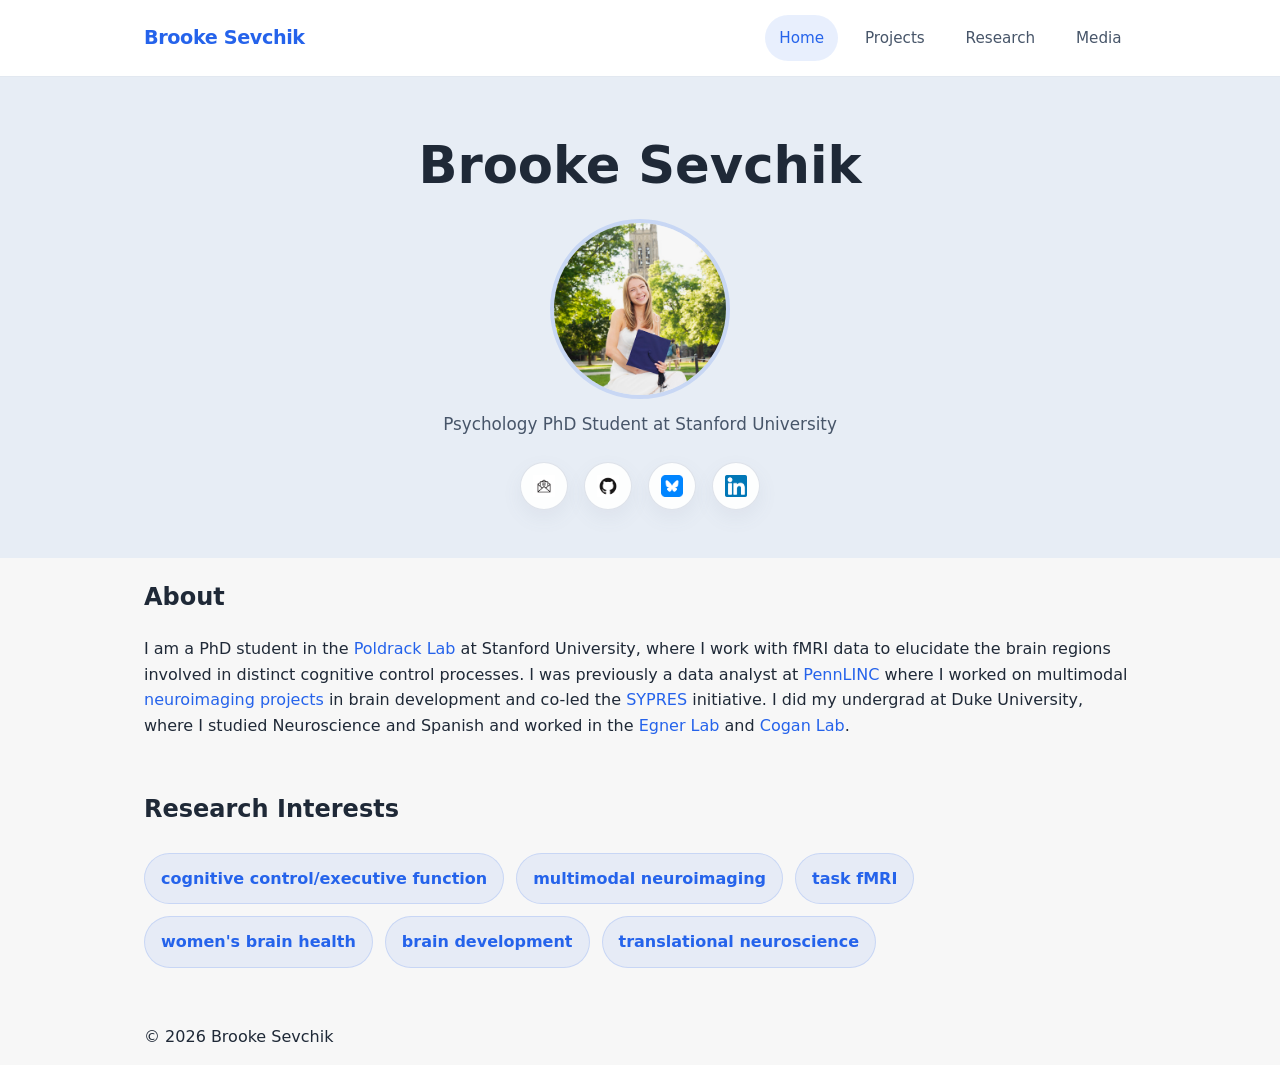
<file: index.html>
<!DOCTYPE html>
<html lang="en">
<head>
  <meta charset="UTF-8">
  <meta name="viewport" content="width=device-width, initial-scale=1.0">
  <title>Brooke Sevchik | Home</title>
  <meta name="description" content="Psychology PhD Student at Stanford University">
  <link rel="stylesheet" href="style.css">
</head>
<body>
  <header class="site-header">
    <div class="container header-inner">
      <a class="brand" href="index.html">Brooke Sevchik</a>
      <nav>
        <a href="index.html" class="nav-link active">Home</a>
        <a href="projects.html" class="nav-link">Projects</a>
        <a href="research.html" class="nav-link">Research</a>
        <a href="media.html" class="nav-link">Media</a>
      </nav>
    </div>
  </header>

  <main class="container page-home">
    <section class="hero-section">
      <h1>Brooke Sevchik</h1>
      <img src="images/headshot.png" alt="Brooke Sevchik" class="hero-avatar">
      <p class="hero-text">Psychology PhD Student at Stanford University</p>
      <div class="hero-links">
        <a href="mailto:bsevchik@stanford.edu" title="Email Brooke">
          <img src="images/email-icon.png" alt="Email icon">
        </a>
        <a href="https://github.com/B-Sevchik" target="_blank" rel="noreferrer" title="GitHub">
          <img src="images/github-icon.png" alt="GitHub icon">
        </a>
        <a href="https://bsky.app/profile/bsevchik.bsky.social" target="_blank" rel="noreferrer" title="Bluesky">
          <img src="images/bluesky-icon.png" alt="Bluesky icon">
        </a>
        <a href="https://www.linkedin.com/in/brooke-sevchik-5872b6304/" target="_blank" rel="noreferrer" title="LinkedIn">
          <img src="images/linkedin-icon.png" alt="LinkedIn icon">
        </a>
      </div>
    </section>

    <section class="preview-section">
      <h2>About</h2>
      <p>I am a PhD student in the <a href="https://www.poldracklab.org/" target="_blank" rel="noreferrer">Poldrack Lab</a> at Stanford University, where I work with fMRI data to elucidate the brain regions involved in distinct cognitive control processes. I was previously a data analyst at <a href="https://www.pennlinc.io" target="_blank" rel="noreferrer">PennLINC</a> where I worked on multimodal <a href="https://openneuro.org/datasets/ds007116" target="_blank" rel="noreferrer">neuroimaging projects</a> in brain development and co-led the <a href="https://sypres.io" target="_blank" rel="noreferrer">SYPRES</a> initiative. I did my undergrad at Duke University, where I studied Neuroscience and Spanish and worked in the <a href="https://www.egnerlab.org/" target="_blank" rel="noreferrer">Egner Lab</a> and <a href="https://www.coganlab.org/" target="_blank" rel="noreferrer">Cogan Lab</a>.</p>
    </section>

    <section class="keyword-section">
      <h2>Research Interests</h2>
      <div class="keyword-list">
        <span>cognitive control/executive function</span>
        <span>multimodal neuroimaging</span>
        <span>task fMRI</span>
        <span>women's brain health</span>
        <span>brain development</span>
        <span>translational neuroscience</span>
      </div>
      
    </section>
  </main>

  <footer class="site-footer">
    <div class="container">
      <p>© 2026 Brooke Sevchik</p>
    </div>
  </footer>
</body>
</html>
</file>
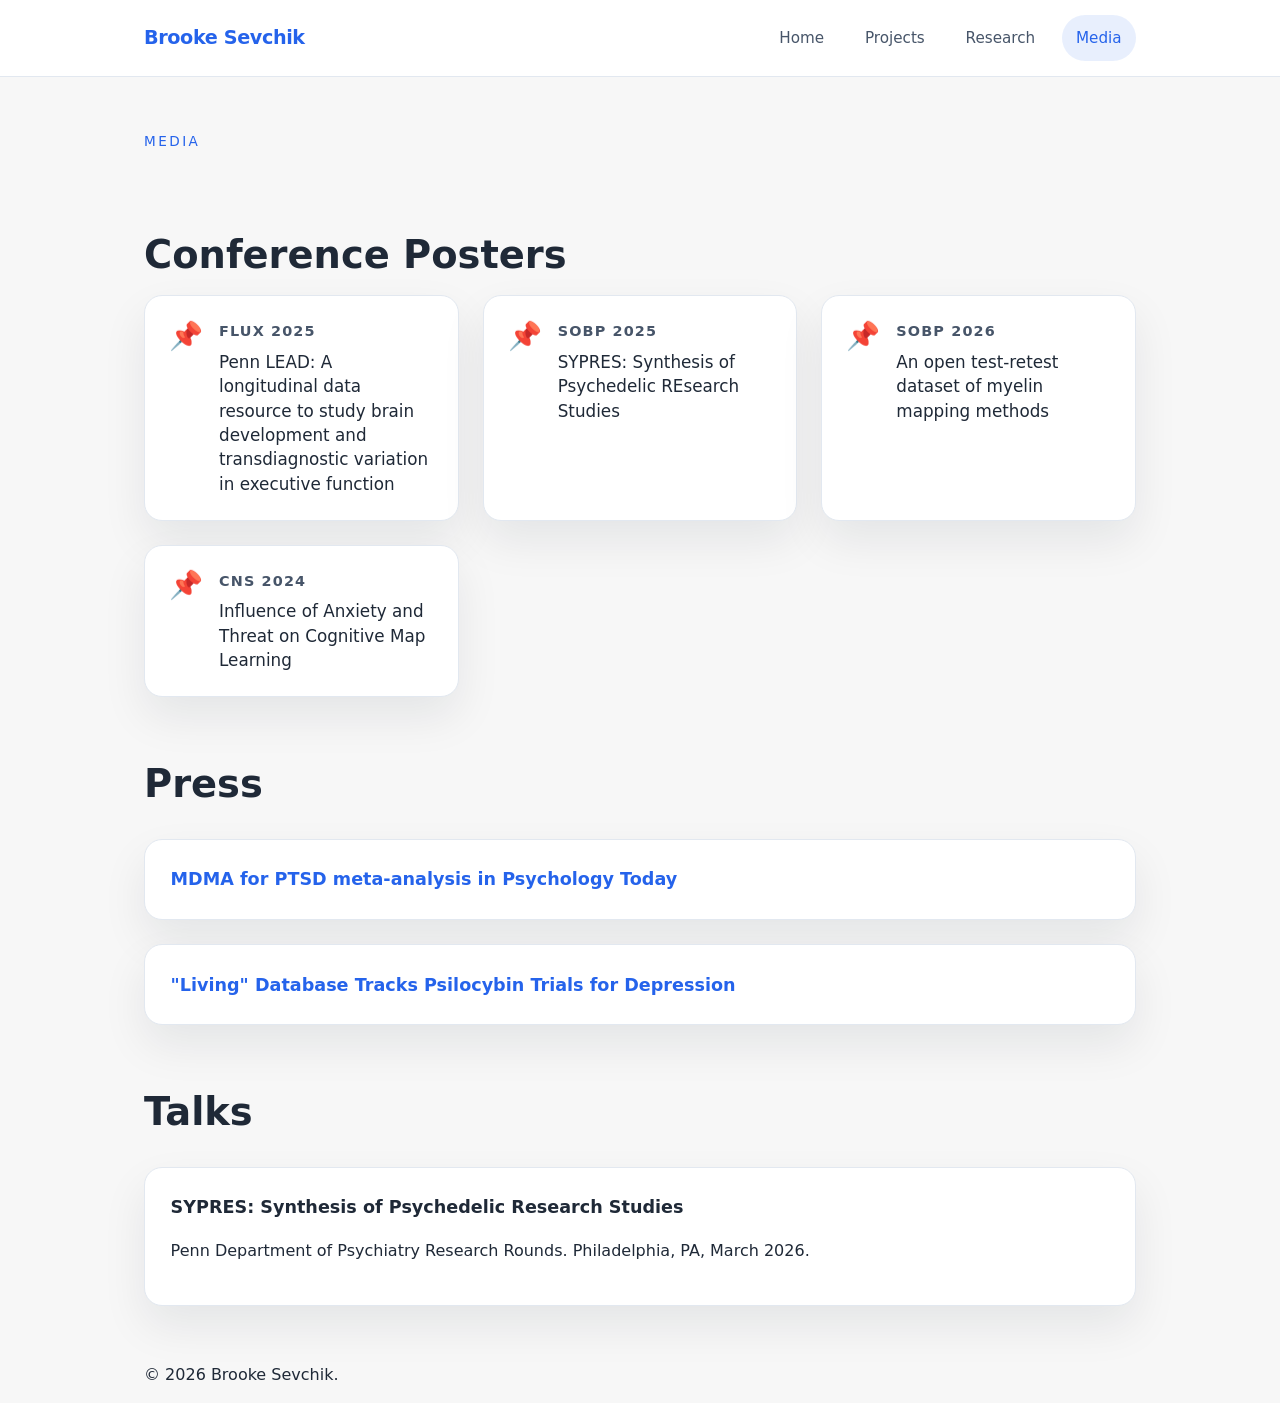
<file: media.html>
<!DOCTYPE html>
<html lang="en">
<head>
  <meta charset="UTF-8">
  <meta name="viewport" content="width=device-width, initial-scale=1.0">
  <title>Brooke Sevchik | Media</title>
  <meta name="description" content="Media page placeholder for Brooke Sevchik. Featured articles and interviews.">
  <link rel="stylesheet" href="style.css">
</head>
<body>
  <header class="site-header">
    <div class="container header-inner">
      <a class="brand" href="index.html">Brooke Sevchik</a>
      <nav>
        <a href="index.html" class="nav-link">Home</a>
        <a href="projects.html" class="nav-link">Projects</a>
        <a href="research.html" class="nav-link">Research</a>
        <a href="media.html" class="nav-link active">Media</a>
      </nav>
    </div>
  </header>

  <main class="container page-content">
    <section>
      <p class="eyebrow">Media</p>
    </section>

    <section>
      <h2 class="section-title">Conference Posters</h2>
      <div class="poster-grid">
        <article class="poster-card">
          <div class="poster-icon">📌</div>
          <div class="poster-info">
            <a href="images/Sevchik_FLUX_2025_Final.jpg" target="_blank" rel="noreferrer">
              <div class="poster-venue">FLUX 2025</div>
              <div class="poster-title">Penn LEAD: A longitudinal data resource to study brain development and transdiagnostic variation in executive function</div>
            </a>
          </div>
        </article>

        <article class="poster-card">
          <div class="poster-icon">📌</div>
          <div class="poster-info">
            <a href="images/Sevchik_SOBP_2025.png" target="_blank" rel="noreferrer">
              <div class="poster-venue">SOBP 2025</div>
              <div class="poster-title">SYPRES: Synthesis of Psychedelic REsearch Studies</div>
            </a>
          </div>
        </article>

        <article class="poster-card">
          <div class="poster-icon">📌</div>
          <div class="poster-info">
            <a href="images/Sevchik_NiBS_2026_FINAL.jpg" target="_blank" rel="noreferrer">
              <div class="poster-venue">SOBP 2026</div>
              <div class="poster-title">An open test-retest dataset of myelin mapping methods</div>
            </a>
          </div>
        </article>

        <article class="poster-card">
          <div class="poster-icon">📌</div>
          <div class="poster-info">
            <a href="images/CNS_Poster_Brooke_Sevchik.jpg" target="_blank" rel="noreferrer">
              <div class="poster-venue">CNS 2024</div>
              <div class="poster-title">Influence of Anxiety and Threat on Cognitive Map Learning</div>
            </a>
          </div>
        </article>
      </div>
    </section>

    <section class="content-section">
      <h2 class="section-title">Press</h2>
      <article class="card">
        <h2><a href="https://www.psychologytoday.com/us/blog/addiction-outlook/202610/mdma-molly-for-ptsd-hope-hype-and-hard-evidence" target="_blank" rel="noreferrer">MDMA for PTSD meta-analysis in Psychology Today</a></h2>
      </article>
      <article class="card">
        <h2><a href="https://www.medscape.com/viewarticle/living-database-tracks-psilocybin-trials-depression-2026a1000dmx?form=fpf" target="_blank" rel="noreferrer">"Living" Database Tracks Psilocybin Trials for Depression</a></h2>
      </article>
    </section>

    <section class="content-section">
      <h2 class="section-title">Talks</h2>
      <article class="card">
        <h2>SYPRES: Synthesis of Psychedelic Research Studies</h2>
        <p class="meta">Penn Department of Psychiatry Research Rounds. Philadelphia, PA, March 2026.</p>
      </article>
    </section>
  </main>

  <footer class="site-footer">
    <div class="container">
      <p>© 2026 Brooke Sevchik.</p>
    </div>
  </footer>
</body>
</html>
</file>
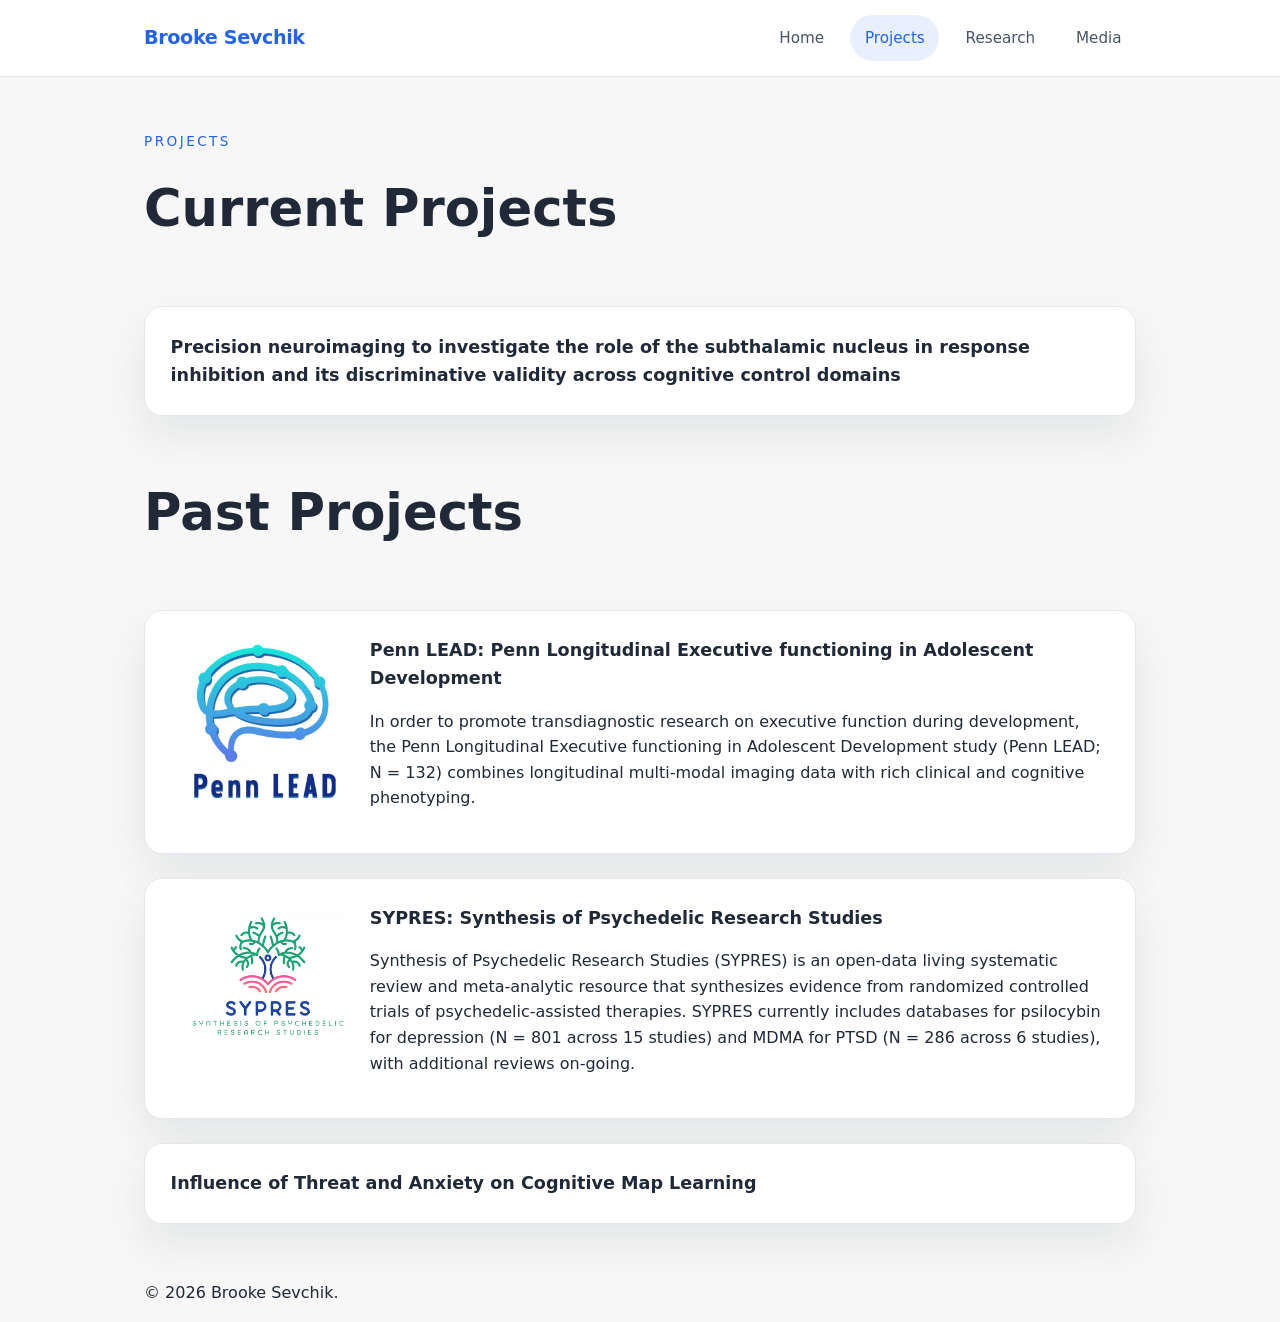
<file: projects.html>
<!DOCTYPE html>
<html lang="en">
<head>
  <meta charset="UTF-8">
  <meta name="viewport" content="width=device-width, initial-scale=1.0">
  <title>Brooke Sevchik | Projects</title>
  <meta name="description" content="Projects page placeholder for Brooke Sevchik. Overview of ongoing work and project summaries.">
  <link rel="stylesheet" href="style.css">
</head>
<body>
  <header class="site-header">
    <div class="container header-inner">
      <a class="brand" href="index.html">Brooke Sevchik</a>
      <nav>
        <a href="index.html" class="nav-link">Home</a>
        <a href="projects.html" class="nav-link active">Projects</a>
        <a href="research.html" class="nav-link">Research</a>
        <a href="media.html" class="nav-link">Media</a>
      </nav>
    </div>
  </header>

  <main class="container page-content">
    <section>
      <p class="eyebrow">Projects</p>
      <h1>Current Projects</h1>
    </section>

    <section class="content-section">
      <article class="card">
        <h2>Precision neuroimaging to investigate the role of the subthalamic nucleus in response inhibition and its discriminative validity across cognitive control domains</h2>
      </article>
    </section>

    <section>
      <h1>Past Projects</h1>
    </section>

    <section class="content-section">
      <article class="card">
        <img src="images/penn_lead.png" alt="Penn LEAD logo" class="project-logo">
        <h2>Penn LEAD: Penn Longitudinal Executive functioning in Adolescent Development</h2>
        <p>In order to promote transdiagnostic research on executive function during development, the Penn Longitudinal Executive functioning in Adolescent Development study (Penn LEAD; N = 132) combines longitudinal multi-modal imaging data with rich clinical and cognitive phenotyping.</p>
      </article>

      <article class="card">
        <img src="images/sypres.png" alt="SYPRES logo" class="project-logo">
        <h2>SYPRES: Synthesis of Psychedelic Research Studies</h2>
        <p>Synthesis of Psychedelic Research Studies (SYPRES) is an open-data living systematic review and meta-analytic resource that synthesizes evidence from randomized controlled trials of psychedelic-assisted therapies. SYPRES currently includes databases for psilocybin for depression (N = 801 across 15 studies) and MDMA for PTSD (N = 286 across 6 studies), with additional reviews on-going.</p>
      </article>

      <article class="card">
        <h2>Influence of Threat and Anxiety on Cognitive Map Learning</h2>
      </article>
    </section>
  </main>

  <footer class="site-footer">
    <div class="container">
      <p>© 2026 Brooke Sevchik.</p>
    </div>
  </footer>
</body>
</html>
</file>
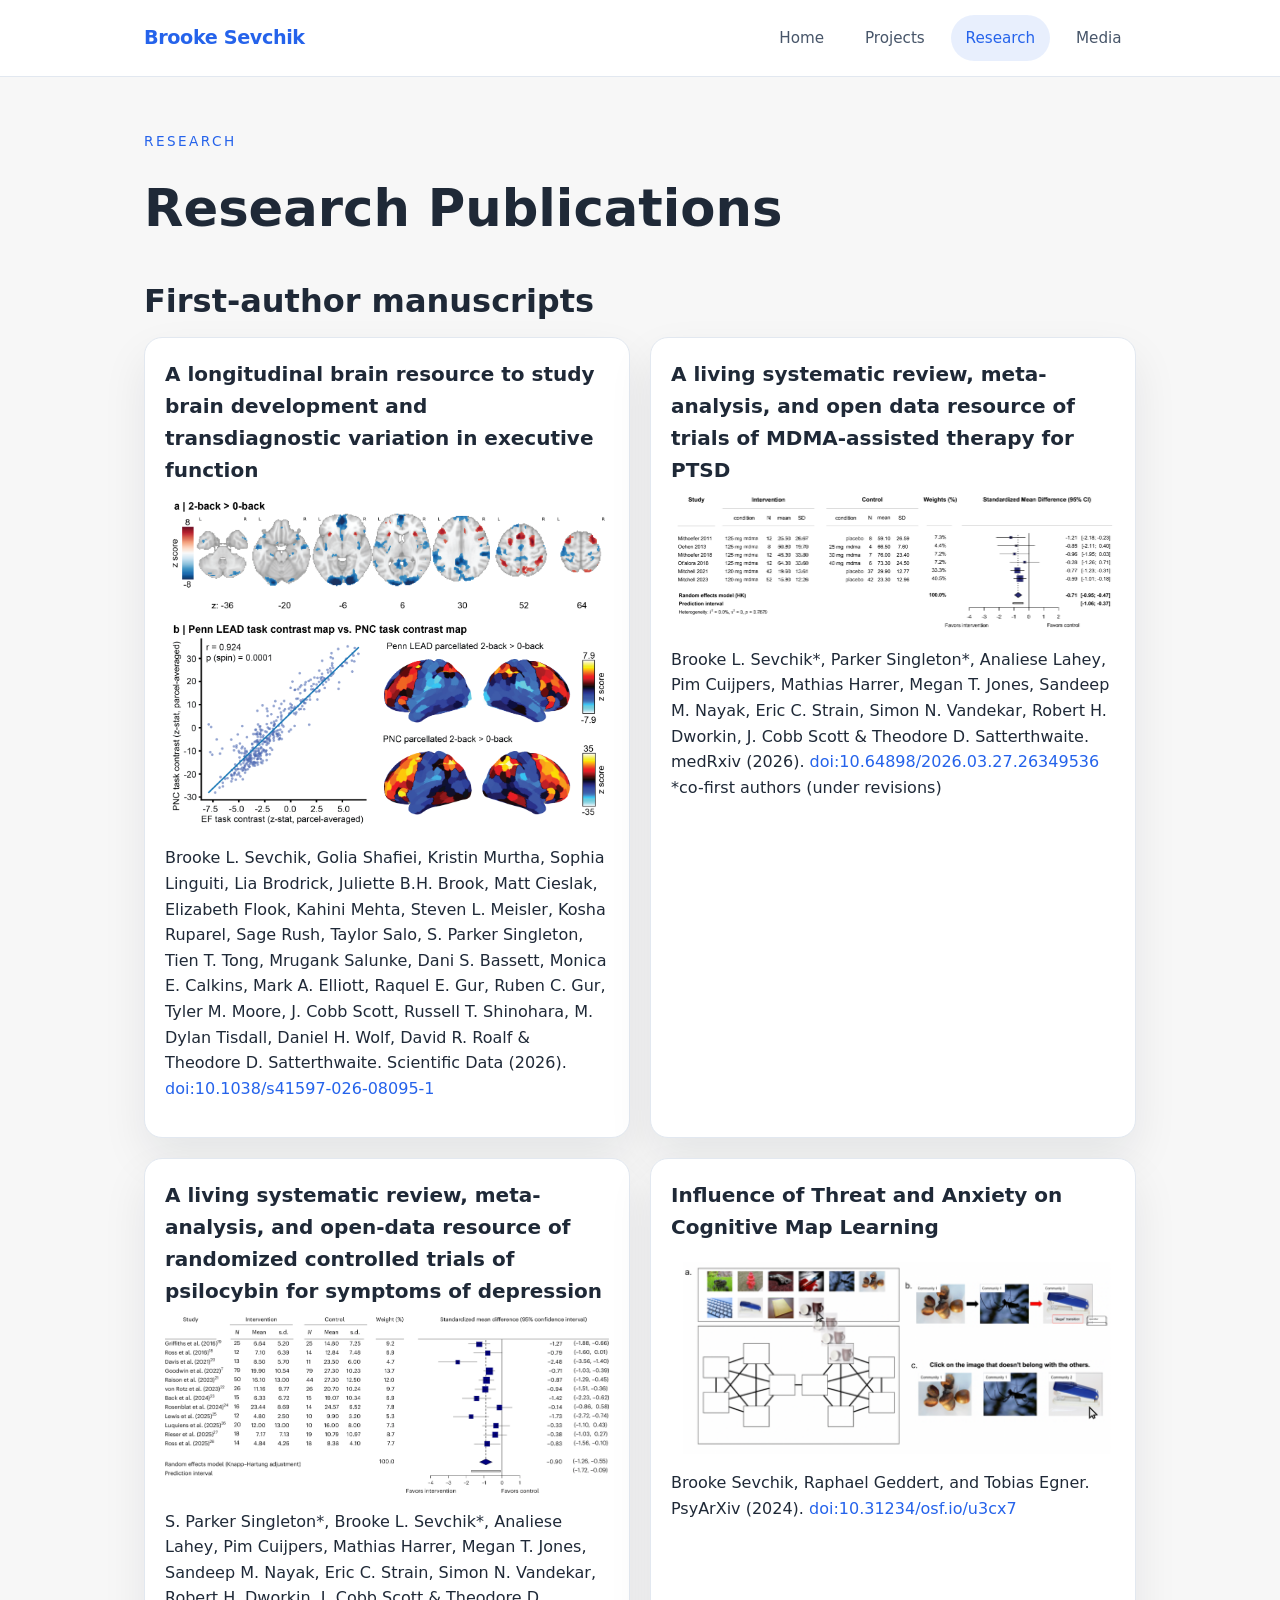
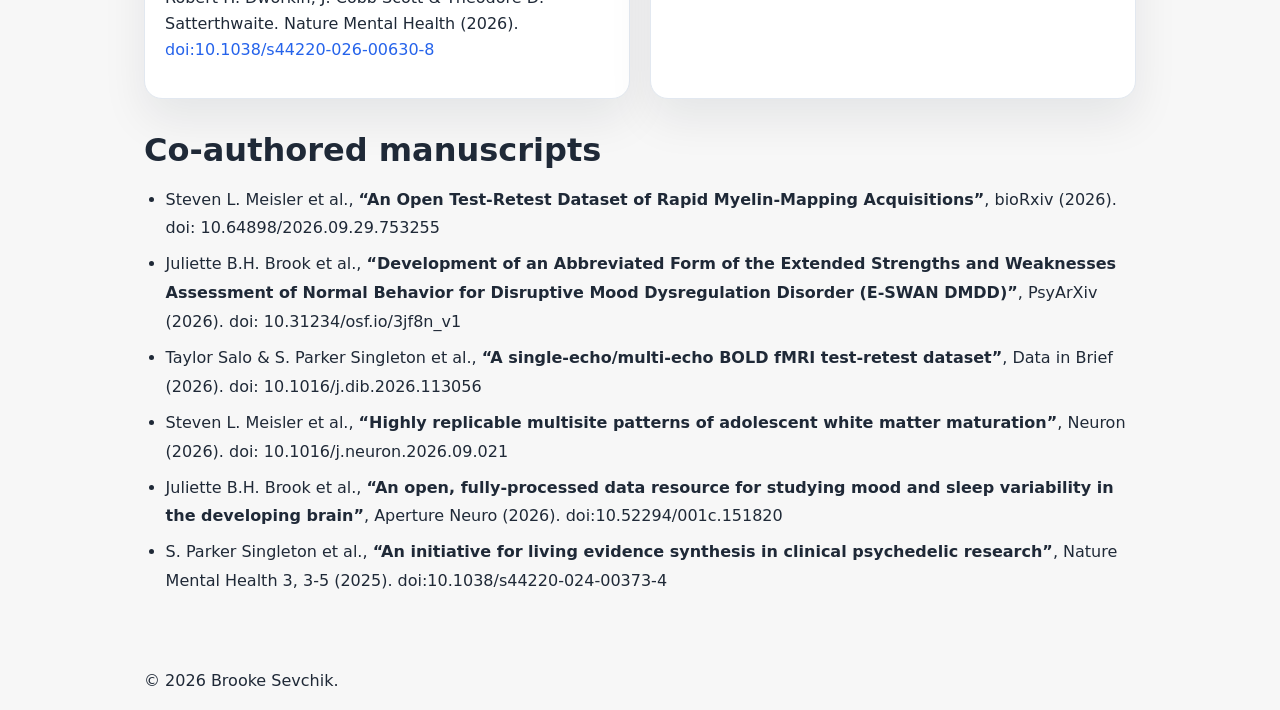
<file: research.html>
<!DOCTYPE html>
<html lang="en">
<head>
  <meta charset="UTF-8">
  <meta name="viewport" content="width=device-width, initial-scale=1.0">
  <title>Brooke Sevchik | Research</title>
  <meta name="description" content="Research page placeholder for Brooke Sevchik. Overview of publications and scholarly output.">
  <link rel="stylesheet" href="style.css">
</head>
<body>
  <header class="site-header">
    <div class="container header-inner">
      <a class="brand" href="index.html">Brooke Sevchik</a>
      <nav>
        <a href="index.html" class="nav-link">Home</a>
        <a href="projects.html" class="nav-link">Projects</a>
        <a href="research.html" class="nav-link active">Research</a>
        <a href="media.html" class="nav-link">Media</a>
      </nav>
    </div>
  </header>

  <main class="container page-content">
    <section>
      <p class="eyebrow">Research</p>
      <h1>Research Publications</h1>

      <h2 class="research-subheading">First-author manuscripts</h2>
      <div class="pub-grid">
        <article class="pub-card">
          <h2>A longitudinal brain resource to study brain development and transdiagnostic variation in executive function</h2>
          <img class="pub-thumb-large" src="images/final_task_contrast.png" alt="Longitudinal data resource">
          <p class="meta">Brooke L. Sevchik, Golia Shafiei, Kristin Murtha, Sophia Linguiti, Lia Brodrick, Juliette B.H. Brook, Matt Cieslak, Elizabeth Flook, Kahini Mehta, Steven L. Meisler, Kosha Ruparel, Sage Rush, Taylor Salo, S. Parker Singleton, Tien T. Tong, Mrugank Salunke, Dani S. Bassett, Monica E. Calkins, Mark A. Elliott, Raquel E. Gur, Ruben C. Gur, Tyler M. Moore, J. Cobb Scott, Russell T. Shinohara, M. Dylan Tisdall, Daniel H. Wolf, David R. Roalf & Theodore D. Satterthwaite. Scientific Data (2026). <a href="https://doi.org/10.1038/s41597-026-08095-1" target="_blank" rel="noreferrer">doi:10.1038/s41597-026-08095-1</a></p>
        </article>

        <article class="pub-card">
          <h2>A living systematic review, meta-analysis, and open data resource of trials of MDMA-assisted therapy for PTSD</h2>
          <img class="pub-thumb-large" src="images/Fig_02.png" alt="MDMA-assisted therapy review">
          <p class="meta">Brooke L. Sevchik*, Parker Singleton*, Analiese Lahey, Pim Cuijpers, Mathias Harrer, Megan T. Jones, Sandeep M. Nayak, Eric C. Strain, Simon N. Vandekar, Robert H. Dworkin, J. Cobb Scott & Theodore D. Satterthwaite. medRxiv (2026). <a href="https://doi.org/10.64898/2026.03.27.26349536" target="_blank" rel="noreferrer">doi:10.64898/2026.03.27.26349536</a> <span class="muted">*co-first authors (under revisions)</span></p>
        </article>

        <article class="pub-card">
          <h2>A living systematic review, meta-analysis, and open-data resource of randomized controlled trials of psilocybin for symptoms of depression</h2>
          <img class="pub-thumb-large" src="images/natmh2026.png" alt="Psilocybin review">
          <p class="meta">S. Parker Singleton*, Brooke L. Sevchik*, Analiese Lahey, Pim Cuijpers, Mathias Harrer, Megan T. Jones, Sandeep M. Nayak, Eric C. Strain, Simon N. Vandekar, Robert H. Dworkin, J. Cobb Scott & Theodore D. Satterthwaite. Nature Mental Health (2026). <a href="https://doi.org/10.1038/s44220-026-00630-8" target="_blank" rel="noreferrer">doi:10.1038/s44220-026-00630-8</a></p>
        </article>

        <article class="pub-card">
          <h2>Influence of Threat and Anxiety on Cognitive Map Learning</h2>
          <img class="pub-thumb-large" src="images/anxiety_threat.png" alt="Influence of Threat and Anxiety">
          <p class="meta">Brooke Sevchik, Raphael Geddert, and Tobias Egner. PsyArXiv (2024). <a href="https://doi.org/10.31234/osf.io/u3cx7" target="_blank" rel="noreferrer">doi:10.31234/osf.io/u3cx7</a></p>
        </article>
      </div>

      <h2 class="research-subheading">Co-authored manuscripts</h2>
      <ul class="coauthored-list">
        <li>Steven L. Meisler et al., <strong>“An Open Test-Retest Dataset of Rapid Myelin-Mapping Acquisitions”</strong>, bioRxiv (2026). doi: 10.64898/2026.09.29.753255</li>
        <li>Juliette B.H. Brook et al., <strong>“Development of an Abbreviated Form of the Extended Strengths and Weaknesses Assessment of Normal Behavior for Disruptive Mood Dysregulation Disorder (E-SWAN DMDD)”</strong>, PsyArXiv (2026). doi: 10.31234/osf.io/3jf8n_v1</li>
        <li>Taylor Salo &amp; S. Parker Singleton et al., <strong>“A single-echo/multi-echo BOLD fMRI test-retest dataset”</strong>, Data in Brief (2026). doi: 10.1016/j.dib.2026.113056</li>
        <li>Steven L. Meisler et al., <strong>“Highly replicable multisite patterns of adolescent white matter maturation”</strong>, Neuron (2026). doi: 10.1016/j.neuron.2026.09.021</li>
        <li>Juliette B.H. Brook et al., <strong>“An open, fully-processed data resource for studying mood and sleep variability in the developing brain”</strong>, Aperture Neuro (2026). doi:10.52294/001c.151820</li>
        <li>S. Parker Singleton et al., <strong>“An initiative for living evidence synthesis in clinical psychedelic research”</strong>, Nature Mental Health 3, 3-5 (2025). doi:10.1038/s44220-024-00373-4</li>
      </ul>
    </section>
  </main>

  <footer class="site-footer">
    <div class="container">
      <p>© 2026 Brooke Sevchik.</p>
    </div>
  </footer>
</body>
</html>
</file>
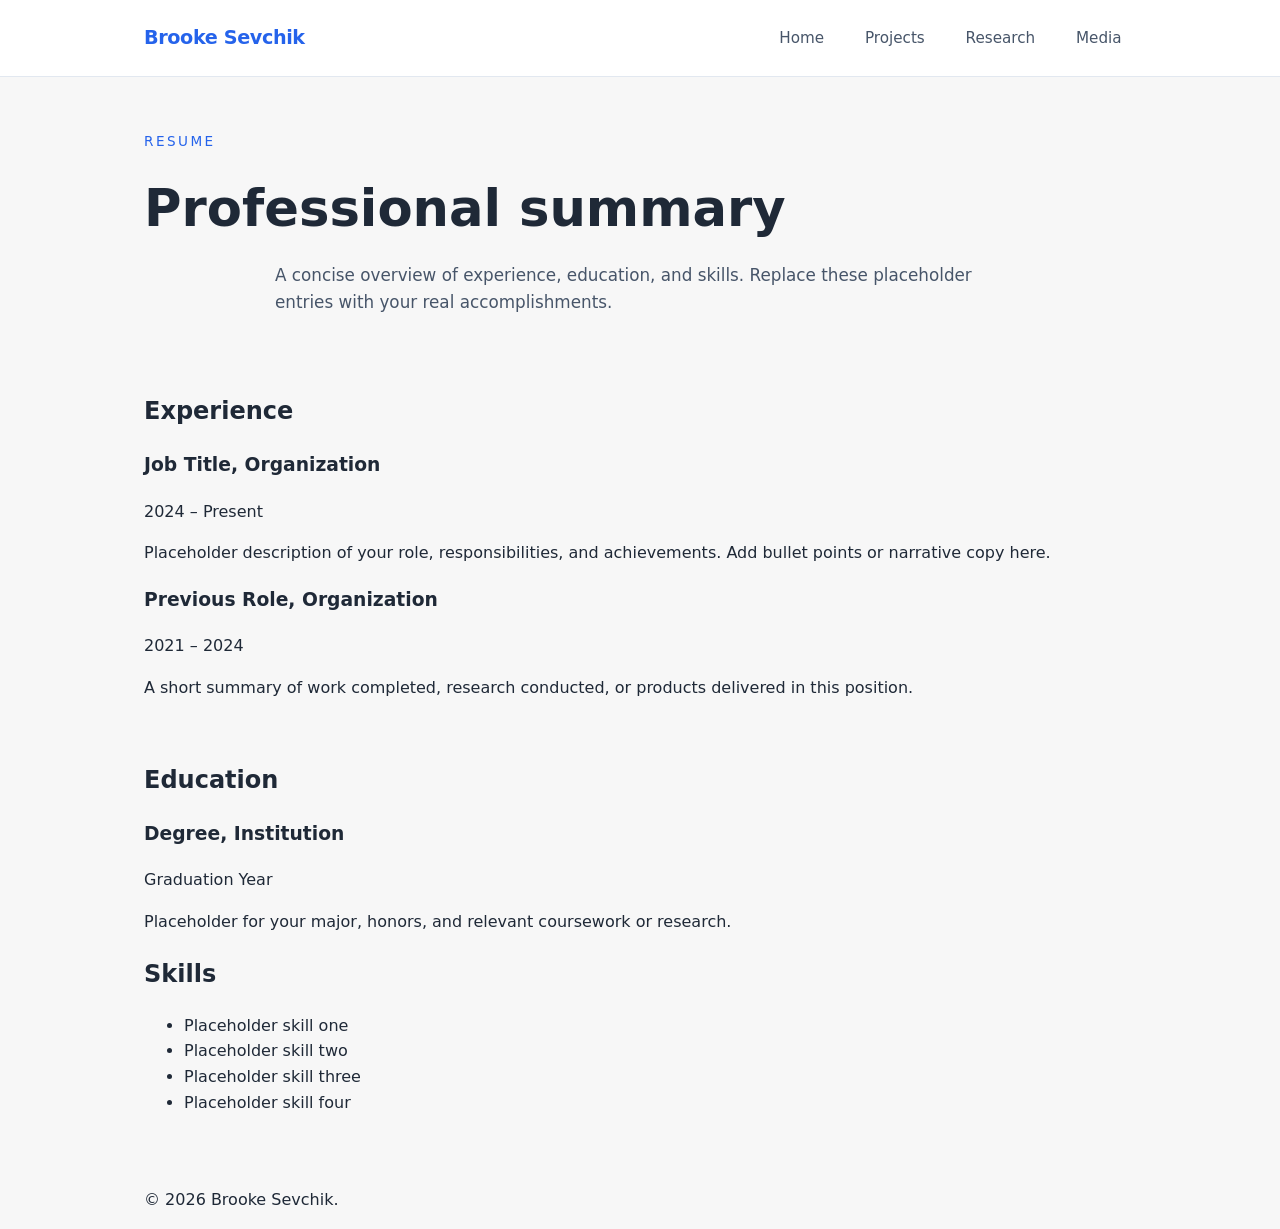
<file: resume.html>
<!DOCTYPE html>
<html lang="en">
<head>
  <meta charset="UTF-8">
  <meta name="viewport" content="width=device-width, initial-scale=1.0">
  <title>Brooke Sevchik | Resume</title>
  <meta name="description" content="Resume page placeholder for Brooke Sevchik. Experience, education, and skills.">
  <link rel="stylesheet" href="style.css">
</head>
<body>
  <header class="site-header">
    <div class="container header-inner">
      <a class="brand" href="index.html">Brooke Sevchik</a>
      <nav>
        <a href="index.html" class="nav-link">Home</a>
        <a href="projects.html" class="nav-link">Projects</a>
        <a href="research.html" class="nav-link">Research</a>
        <a href="media.html" class="nav-link">Media</a>
      </nav>
    </div>
  </header>

  <main class="container page-content">
    <section>
      <p class="eyebrow">Resume</p>
      <h1>Professional summary</h1>
      <p class="intro">A concise overview of experience, education, and skills. Replace these placeholder entries with your real accomplishments.</p>
    </section>

    <section class="content-section resume-grid">
      <div>
        <h2>Experience</h2>
        <div class="resume-item">
          <h3>Job Title, Organization</h3>
          <p class="meta">2024 – Present</p>
          <p>Placeholder description of your role, responsibilities, and achievements. Add bullet points or narrative copy here.</p>
        </div>

        <div class="resume-item">
          <h3>Previous Role, Organization</h3>
          <p class="meta">2021 – 2024</p>
          <p>A short summary of work completed, research conducted, or products delivered in this position.</p>
        </div>
      </div>

      <div>
        <h2>Education</h2>
        <div class="resume-item">
          <h3>Degree, Institution</h3>
          <p class="meta">Graduation Year</p>
          <p>Placeholder for your major, honors, and relevant coursework or research.</p>
        </div>

        <h2>Skills</h2>
        <ul class="skill-list">
          <li>Placeholder skill one</li>
          <li>Placeholder skill two</li>
          <li>Placeholder skill three</li>
          <li>Placeholder skill four</li>
        </ul>
      </div>
    </section>
  </main>

  <footer class="site-footer">
    <div class="container">
      <p>© 2026 Brooke Sevchik.</p>
    </div>
  </footer>
</body>
</html>
</file>
<file: style.css>
:root {
  --bg: #f7f7f7;
  --surface: #ffffff;
  --text: #1f2937;
  --muted: #475569;
  --accent: #2563eb;
  --border: #d1d5db;
  --radius: 18px;
  --shadow: 0 20px 45px rgba(15, 23, 42, 0.08);
  --max-width: 1040px;
}

* {
  box-sizing: border-box;
}

body {
  margin: 0;
  font-family: Inter, system-ui, -apple-system, BlinkMacSystemFont, 'Segoe UI', sans-serif;
  color: var(--text);
  background: var(--bg);
  line-height: 1.6;
}

img {
  max-width: 100%;
  display: block;
}

a {
  color: var(--accent);
  text-decoration: none;
}

.container {
  width: min(100%, var(--max-width));
  margin: 0 auto;
  padding: 0 1.5rem;
}

.site-header {
  background: #ffffff;
  border-bottom: 1px solid #e2e8f0;
  position: sticky;
  top: 0;
  z-index: 10;
}

.header-inner {
  display: flex;
  align-items: center;
  justify-content: space-between;
  gap: 1rem;
  min-height: 76px;
}

.brand {
  font-size: 1.2rem;
  font-weight: 700;
  letter-spacing: -0.02em;
}

nav {
  display: flex;
  gap: 0.75rem;
  flex-wrap: wrap;
}

.nav-link {
  display: inline-flex;
  align-items: center;
  padding: 0.65rem 0.9rem;
  border-radius: 999px;
  font-size: 0.95rem;
  color: var(--muted);
  transition: background 0.2s ease, color 0.2s ease;
}

.nav-link:hover,
.nav-link.active {
  background: rgba(37, 99, 235, 0.1);
  color: var(--accent);
}

.hero-section,
.page-content > section {
  padding: 2.5rem 0;
}

/* Reduce spacing between consecutive sections inside page-content to match Research layout */
.page-content > section + section {
  padding-top: 1rem;
}

.hero-section {
  text-align: center;
  background: #e7edf5;
  border-radius: 0;
  padding: 3rem 1rem;
  position: relative;
  left: 50%;
  right: 50%;
  margin-left: -50vw;
  margin-right: -50vw;
  width: 100vw;
}

.hero-avatar {
  width: 180px;
  height: 180px;
  border-radius: 50%;
  object-fit: cover;
  margin: 0.75rem auto 0;
  display: block;
  border: 4px solid rgba(37, 99, 235, 0.16);
}

.hero-links {
  display: inline-flex;
  gap: 1rem;
  justify-content: center;
  flex-wrap: wrap;
  margin-top: 1.5rem;
}

.hero-links a {
  display: inline-flex;
  align-items: center;
  justify-content: center;
  width: 48px;
  height: 48px;
  border-radius: 50%;
  background: rgba(255, 255, 255, 0.9);
  border: 1px solid rgba(148, 163, 184, 0.3);
  box-shadow: 0 8px 20px rgba(100, 116, 139, 0.08);
}

.hero-links img {
  width: 22px;
  height: 22px;
}

.section-title {
  margin: 0;
  font-size: clamp(2rem, 3vw, 2.6rem);
}

.section-subtitle {
  margin: 0.35rem 0 1.25rem;
  font-size: clamp(1.2rem, 2vw, 1.6rem);
  color: var(--muted);
  line-height: 1.25;
}

.eyebrow {
  display: inline-block;
  margin-bottom: 1rem;
  font-size: 0.85rem;
  text-transform: uppercase;
  letter-spacing: 0.18em;
  color: var(--accent);
}

.hero-section h1,
.page-content h1 {
  font-size: clamp(2.5rem, 4vw, 3.6rem);
  margin: 0;
}

.research-subheading {
  margin: 2rem 0 1rem;
  font-size: clamp(1.8rem, 2.5vw, 2.3rem);
  line-height: 1.2;
  font-weight: 600;
}

.coauthored-list {
  margin: 0 0 1rem;
  padding-left: 1.35rem;
  list-style: disc;
  color: var(--text);
  line-height: 1.8;
}

.coauthored-list li {
  margin-bottom: 0.45rem;
}

.hero-text,
.intro {
  max-width: 730px;
  margin: 0.75rem auto 0;
  color: var(--muted);
  font-size: 1.05rem;
}

.hero-actions {
  display: inline-flex;
  gap: 1rem;
  flex-wrap: wrap;
  margin-top: 2rem;
}

.button,
.button-secondary {
  display: inline-flex;
  align-items: center;
  justify-content: center;
  padding: 0.95rem 1.5rem;
  border-radius: 999px;
  font-weight: 600;
  transition: transform 0.2s ease, background 0.2s ease;
}

.button {
  background: var(--accent);
  color: white;
}

.button-secondary {
  border: 1px solid var(--border);
  color: var(--text);
  background: white;
}

.button:hover,
.button-secondary:hover {
  transform: translateY(-1px);
}

.feature-grid,
.content-section,
.poster-grid {
  display: grid;
  gap: 1.5rem;
}

/* --- Publication stacked cards (image under title) --- */
.pub-grid {
  display: grid;
  gap: 1rem;
}

.pub-card {
  padding: 1.25rem;
  background: var(--surface);
  border: 1px solid #e2e8f0;
  border-radius: var(--radius);
  box-shadow: var(--shadow);
}

.pub-thumb-large {
  width: 100%;
  max-width: 880px;
  height: auto;
  object-fit: cover;
  border-radius: 8px;
  display: block;
  margin: 0.6rem 0 0.9rem 0;
}

.pub-info h2,
.pub-card h2 {
  margin: 0 0 0.6rem 0;
  font-size: 1.25rem;
}

@media (min-width: 1000px) {
  .pub-grid {
    grid-template-columns: 1fr 1fr;
    gap: 1.25rem;
  }
}

.poster-grid {
  grid-template-columns: repeat(auto-fit, minmax(240px, 1fr));
  margin-top: 0.6rem;
}

.poster-card {
  display: flex;
  gap: 1rem;
  padding: 1.5rem;
  background: var(--surface);
  border: 1px solid #e2e8f0;
  border-radius: var(--radius);
  box-shadow: var(--shadow);
  align-items: flex-start;
}

.poster-icon {
  font-size: 1.7rem;
  line-height: 1;
  margin-top: 0.1rem;
}

.poster-info a {
  color: inherit;
}

.poster-info a:hover .poster-title {
  color: var(--accent);
}

.poster-venue {
  font-size: 0.9rem;
  font-weight: 700;
  text-transform: uppercase;
  letter-spacing: 0.08em;
  color: var(--muted);
  margin-bottom: 0.4rem;
}

.poster-title {
  margin: 0;
  font-size: 1.05rem;
  line-height: 1.45;
}

.keyword-section {
  padding: 1rem 0 2.5rem;
}

.keyword-list {
  display: flex;
  flex-wrap: wrap;
  gap: 0.75rem;
  margin-top: 1.5rem;
}

.keyword-list span {
  display: inline-flex;
  align-items: center;
  padding: 0.75rem 1rem;
  border-radius: 999px;
  background: rgba(37, 99, 235, 0.08);
  color: var(--accent);
  font-weight: 600;
  border: 1px solid rgba(37, 99, 235, 0.16);
}

 

.feature-grid {
  grid-template-columns: repeat(auto-fit, minmax(220px, 1fr));
  margin-top: 2.5rem;
}

.feature-grid article,
.card {
  background: var(--surface);
  border: 1px solid #e2e8f0;
  border-radius: var(--radius);
  padding: 1.6rem;
  box-shadow: var(--shadow);
}

.feature-grid h3,
.card h2 {
  margin-top: 0;
  margin-bottom: 0.75rem;
  font-size: 1.1rem;
}

/* Title-only cards (no description) don't need space under the title */
.card h2:last-child {
  margin-bottom: 0;
}

.project-logo {
  display: block;
  float: left;
  width: 180px;
  height: auto;
  margin: 0 1.2rem 1rem 0;
}

@media (max-width: 640px) {
  .project-logo {
    float: none;
    display: block;
    width: 200px;
    margin: 0 auto 1rem;
  }
.card p,
.resume-item p {
  margin: 0;
  color: var(--muted);
}

.meta {
  margin-top: 0.85rem;
  font-size: 0.93rem;
  color: #64748b;
}

.resume-grid {
  display: grid;
  grid-template-columns: repeat(auto-fit, minmax(280px, 1fr));
  gap: 2rem;
  margin-top: 2rem;
}

.resume-item {
  margin-top: 1rem;
}

.resume-item h3 {
  margin-bottom: 0.45rem;
}

.skill-list {
  list-style: none;
  margin: 1rem 0 0;
  padding: 0;
  display: grid;
  grid-template-columns: repeat(auto-fit, minmax(140px, 1fr));
  gap: 0.75rem;
}

.skill-list li {
  background: #f8fafc;
  border: 1px solid #e2e8f0;
  border-radius: 999px;
  padding: 0.7rem 1rem;
  color: var(--text);
  font-size: 0.95rem;
}

.site-footer {
  border-top: 1px solid #e2e8f0;
  background: #ffffff;
  padding: 1.5rem 0;
}

.site-footer p {
  margin: 0;
  color: var(--muted);
  text-align: center;
  font-size: 0.95rem;
}

@media (max-width: 720px) {
  .header-inner {
    flex-direction: column;
    align-items: stretch;
    gap: 0.75rem;
  }

  .hero-actions {
    justify-content: center;
  }
}
</file>
